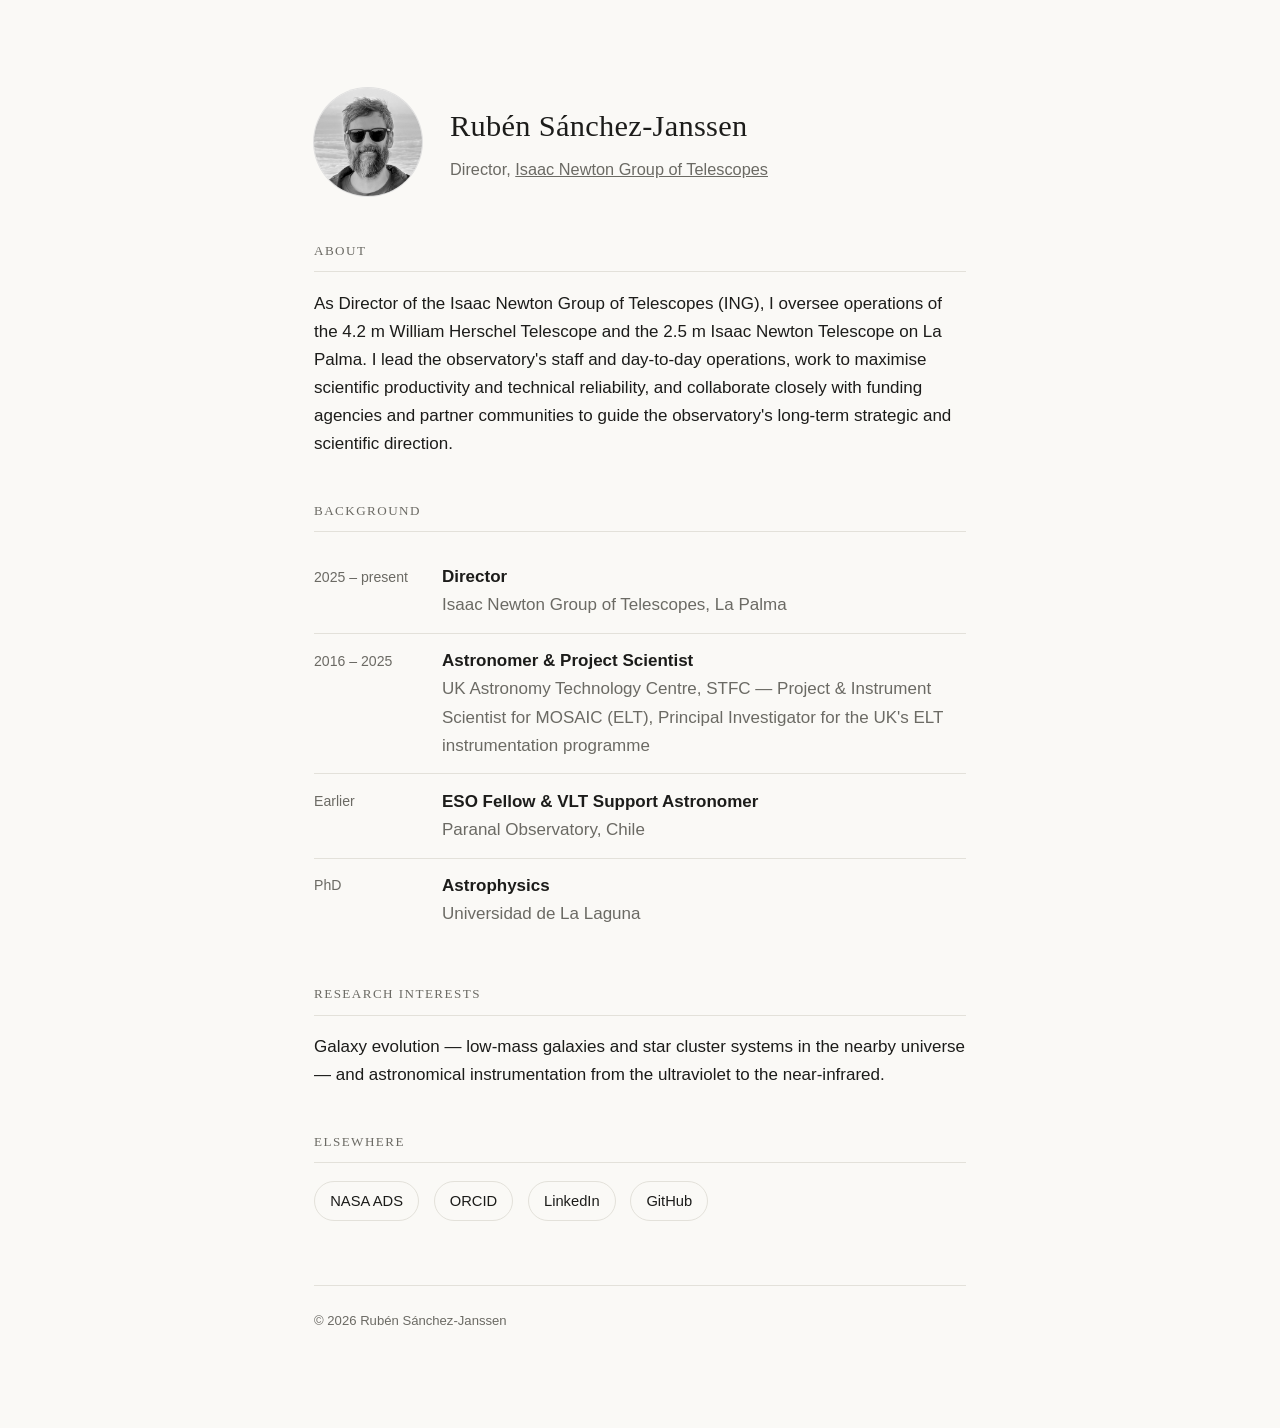
<file: index.html>
<!doctype html>
<html lang="en">
<head>
<meta charset="utf-8">
<meta name="viewport" content="width=device-width, initial-scale=1">
<title>Rubén Sánchez-Janssen</title>
<meta name="description" content="Rubén Sánchez-Janssen — Director, Isaac Newton Group of Telescopes. Astronomer working on galaxy evolution and instrumentation.">
<meta property="og:title" content="Rubén Sánchez-Janssen">
<meta property="og:description" content="Director, Isaac Newton Group of Telescopes. Astronomer working on galaxy evolution and instrumentation.">
<meta property="og:type" content="website">
<meta property="og:image" content="assets/headshot.jpg">
<meta name="theme-color" content="#faf9f6">
<link rel="icon" href="data:,">
<style>
  :root {
    --bg: #faf9f6;
    --text: #1c1c1a;
    --muted: #6b6a64;
    --rule: #e3e1da;
    --accent: #3d5a53;
  }
  @media (prefers-color-scheme: dark) {
    :root {
      --bg: #15161a;
      --text: #eceae4;
      --muted: #9a988f;
      --rule: #2c2d31;
      --accent: #8fb6ac;
    }
  }

  * { box-sizing: border-box; }

  html { background: var(--bg); }

  body {
    margin: 0;
    background: var(--bg);
    color: var(--text);
    font-family: -apple-system, BlinkMacSystemFont, "Segoe UI", Roboto, Helvetica, Arial, sans-serif;
    font-size: 17px;
    line-height: 1.65;
    -webkit-font-smoothing: antialiased;
  }

  main {
    max-width: 700px;
    margin: 0 auto;
    padding: 5.5rem 1.5rem 6rem;
  }

  header {
    display: flex;
    align-items: center;
    gap: 1.75rem;
    margin-bottom: 2.75rem;
  }

  .portrait {
    width: 108px;
    height: 108px;
    border-radius: 50%;
    object-fit: cover;
    flex: none;
    filter: grayscale(1);
    box-shadow: 0 0 0 1px var(--rule);
  }

  h1 {
    font-family: Georgia, "Iowan Old Style", "Palatino Linotype", serif;
    font-weight: 400;
    font-size: 1.9rem;
    letter-spacing: 0.01em;
    margin: 0 0 0.3rem;
    color: var(--text);
  }

  .role {
    margin: 0;
    color: var(--muted);
    font-size: 1.02rem;
  }

  .role a {
    color: inherit;
  }

  section { margin-bottom: 2.6rem; }

  h2 {
    font-family: Georgia, "Iowan Old Style", "Palatino Linotype", serif;
    font-weight: 400;
    font-size: 0.82rem;
    text-transform: uppercase;
    letter-spacing: 0.11em;
    color: var(--muted);
    margin: 0 0 1.1rem;
    padding-bottom: 0.6rem;
    border-bottom: 1px solid var(--rule);
  }

  p { margin: 0 0 1rem; }
  p:last-child { margin-bottom: 0; }

  .timeline {
    list-style: none;
    margin: 0;
    padding: 0;
  }

  .timeline li {
    display: grid;
    grid-template-columns: 108px 1fr;
    gap: 1.25rem;
    padding: 0.85rem 0;
  }

  .timeline li + li { border-top: 1px solid var(--rule); }

  .timeline time {
    color: var(--muted);
    font-size: 0.88rem;
    padding-top: 0.15rem;
  }

  .timeline .what { font-weight: 600; }
  .timeline .where { color: var(--muted); }

  .interests {
    color: var(--text);
  }

  .links {
    list-style: none;
    margin: 0;
    padding: 0;
    display: flex;
    flex-wrap: wrap;
    gap: 0.6rem 0.9rem;
  }

  .links a {
    display: inline-block;
    padding: 0.45rem 0.95rem;
    border: 1px solid var(--rule);
    border-radius: 999px;
    color: var(--text);
    text-decoration: none;
    font-size: 0.92rem;
    transition: border-color 0.15s ease, color 0.15s ease;
  }

  .links a:hover {
    border-color: var(--accent);
    color: var(--accent);
  }

  a { color: var(--accent); }

  footer {
    margin-top: 4rem;
    padding-top: 1.5rem;
    border-top: 1px solid var(--rule);
    color: var(--muted);
    font-size: 0.82rem;
  }

  @media (max-width: 480px) {
    main { padding: 3.5rem 1.25rem 4rem; }
    header { gap: 1.25rem; margin-bottom: 2.25rem; }
    .portrait { width: 84px; height: 84px; }
    h1 { font-size: 1.55rem; }
    .timeline li { grid-template-columns: 1fr; gap: 0.2rem; }
    .timeline time { padding-top: 0; }
  }
</style>
</head>
<body>
<main>

  <header>
    <img class="portrait" src="assets/headshot.jpg" alt="Portrait of Rubén Sánchez-Janssen">
    <div>
      <h1>Rubén Sánchez-Janssen</h1>
      <p class="role">Director, <a href="https://www.ing.iac.es/" target="_blank" rel="noopener">Isaac Newton Group of Telescopes</a></p>
    </div>
  </header>

  <section id="about">
    <h2>About</h2>
    <p>As Director of the Isaac Newton Group of Telescopes (ING), I oversee operations of the 4.2&nbsp;m William Herschel Telescope and the 2.5&nbsp;m Isaac Newton Telescope on La Palma. I lead the observatory's staff and day-to-day operations, work to maximise scientific productivity and technical reliability, and collaborate closely with funding agencies and partner communities to guide the observatory's long-term strategic and scientific direction.</p>
  </section>

  <section id="background">
    <h2>Background</h2>
    <ul class="timeline">
      <li>
        <time>2025 – present</time>
        <div>
          <div class="what">Director</div>
          <div class="where">Isaac Newton Group of Telescopes, La Palma</div>
        </div>
      </li>
      <li>
        <time>2016 – 2025</time>
        <div>
          <div class="what">Astronomer &amp; Project Scientist</div>
          <div class="where">UK Astronomy Technology Centre, STFC — Project &amp; Instrument Scientist for MOSAIC (ELT), Principal Investigator for the UK's ELT instrumentation programme</div>
        </div>
      </li>
      <li>
        <time>Earlier</time>
        <div>
          <div class="what">ESO Fellow &amp; VLT Support Astronomer</div>
          <div class="where">Paranal Observatory, Chile</div>
        </div>
      </li>
      <li>
        <time>PhD</time>
        <div>
          <div class="what">Astrophysics</div>
          <div class="where">Universidad de La Laguna</div>
        </div>
      </li>
    </ul>
  </section>

  <section id="research">
    <h2>Research interests</h2>
    <p class="interests">Galaxy evolution — low-mass galaxies and star cluster systems in the nearby universe — and astronomical instrumentation from the ultraviolet to the near-infrared.</p>
  </section>

  <section id="links">
    <h2>Elsewhere</h2>
    <ul class="links">
      <li><a href="https://ui.adsabs.harvard.edu/search/q=author%3A%22Sanchez-Janssen%2C%20R%22&sort=date%20desc" target="_blank" rel="noopener">NASA ADS</a></li>
      <li><a href="https://orcid.org/0000-0003-4945-0056" target="_blank" rel="noopener">ORCID</a></li>
      <li><a href="https://www.linkedin.com/in/ruben-sanchez-janssen/" target="_blank" rel="noopener">LinkedIn</a></li>
      <li><a href="https://github.com/rsjanssen" target="_blank" rel="noopener">GitHub</a></li>
    </ul>
  </section>

  <footer>
    &copy; <span id="year"></span> Rubén Sánchez-Janssen
  </footer>

</main>
<script>document.getElementById('year').textContent = new Date().getFullYear();</script>
</body>
</html>
</file>
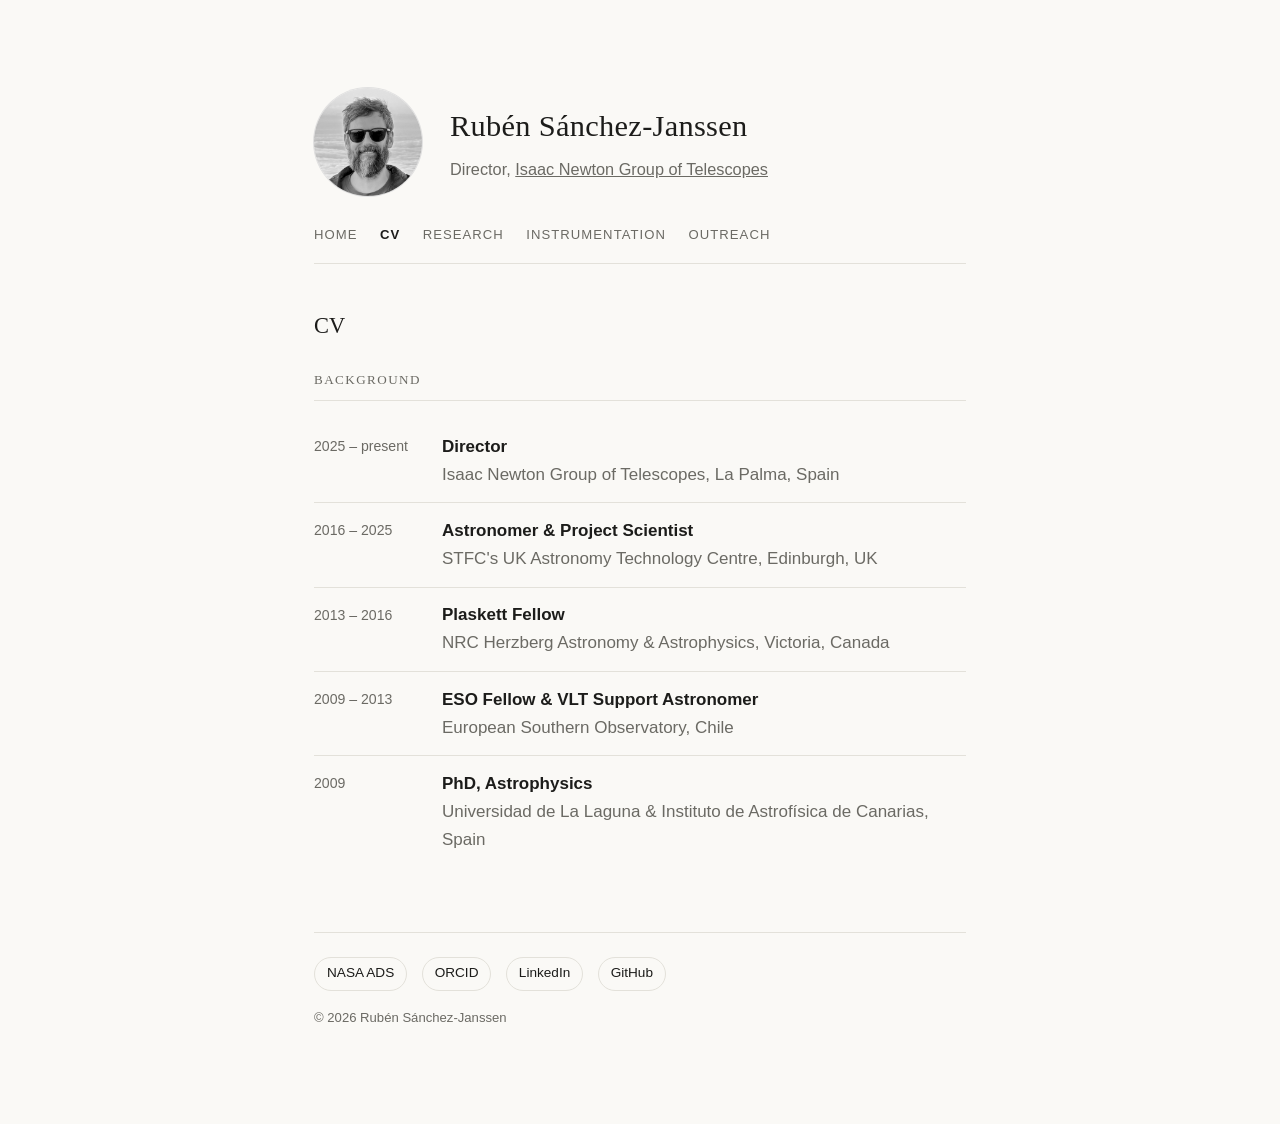
<file: cv.html>
<!doctype html>
<html lang="en">
<head>
<meta charset="utf-8">
<meta name="viewport" content="width=device-width, initial-scale=1">
<title>CV — Rubén Sánchez-Janssen</title>
<meta name="description" content="CV and career background of Rubén Sánchez-Janssen.">
<meta name="theme-color" content="#faf9f6">
<link rel="icon" href="data:,">
<link rel="stylesheet" href="assets/style.css">
</head>
<body>
<main>

  <header>
    <img class="portrait" src="assets/headshot.jpg" alt="Portrait of Rubén Sánchez-Janssen">
    <div>
      <h1>Rubén Sánchez-Janssen</h1>
      <p class="role">Director, <a href="https://www.ing.iac.es/" target="_blank" rel="noopener">Isaac Newton Group of Telescopes</a></p>
    </div>
  </header>

  <nav class="site-nav">
    <a href="index.html">Home</a>
    <a href="cv.html" class="active">CV</a>
    <a href="research.html">Research</a>
    <a href="instrumentation.html">Instrumentation</a>
    <a href="outreach.html">Outreach</a>
  </nav>

  <p class="page-title">CV</p>

  <section id="background">
    <h2>Background</h2>
    <ul class="timeline">
      <li>
        <time>2025 – present</time>
        <div>
          <div class="what">Director</div>
          <div class="where">Isaac Newton Group of Telescopes, La Palma, Spain</div>
        </div>
      </li>
      <li>
        <time>2016 – 2025</time>
        <div>
          <div class="what">Astronomer &amp; Project Scientist</div>
          <div class="where">STFC's UK Astronomy Technology Centre, Edinburgh, UK </div>
        </div>
      </li>
      <li>
        <time>2013 – 2016</time>
        <div>
          <div class="what">Plaskett Fellow</div>
          <div class="where">NRC Herzberg Astronomy &amp; Astrophysics, Victoria, Canada</div>
        </div>
      </li>
      <li>
        <time>2009 – 2013</time>
        <div>
          <div class="what">ESO Fellow &amp; VLT Support Astronomer</div>
          <div class="where">European Southern Observatory, Chile</div>
        </div>
      </li>
      <li>
        <time>2009</time>
        <div>
          <div class="what">PhD, Astrophysics</div>
          <div class="where">Universidad de La Laguna &amp; Instituto de Astrofísica de Canarias, Spain</div>
        </div>
      </li>
    </ul>
  </section>

  <footer>
    <ul class="links">
      <li><a href="https://ui.adsabs.harvard.edu/search/q=author%3A%22Sanchez-Janssen%2C%20R%22&sort=date%20desc" target="_blank" rel="noopener">NASA ADS</a></li>
      <li><a href="https://orcid.org/0000-0003-4945-0056" target="_blank" rel="noopener">ORCID</a></li>
      <li><a href="https://www.linkedin.com/in/ruben-sanchez-janssen/" target="_blank" rel="noopener">LinkedIn</a></li>
      <li><a href="https://github.com/rsjanssen" target="_blank" rel="noopener">GitHub</a></li>
    </ul>
    <p class="copyright">&copy; 2026 Rubén Sánchez-Janssen</p>
  </footer>

</main>
</body>
</html>
</file>
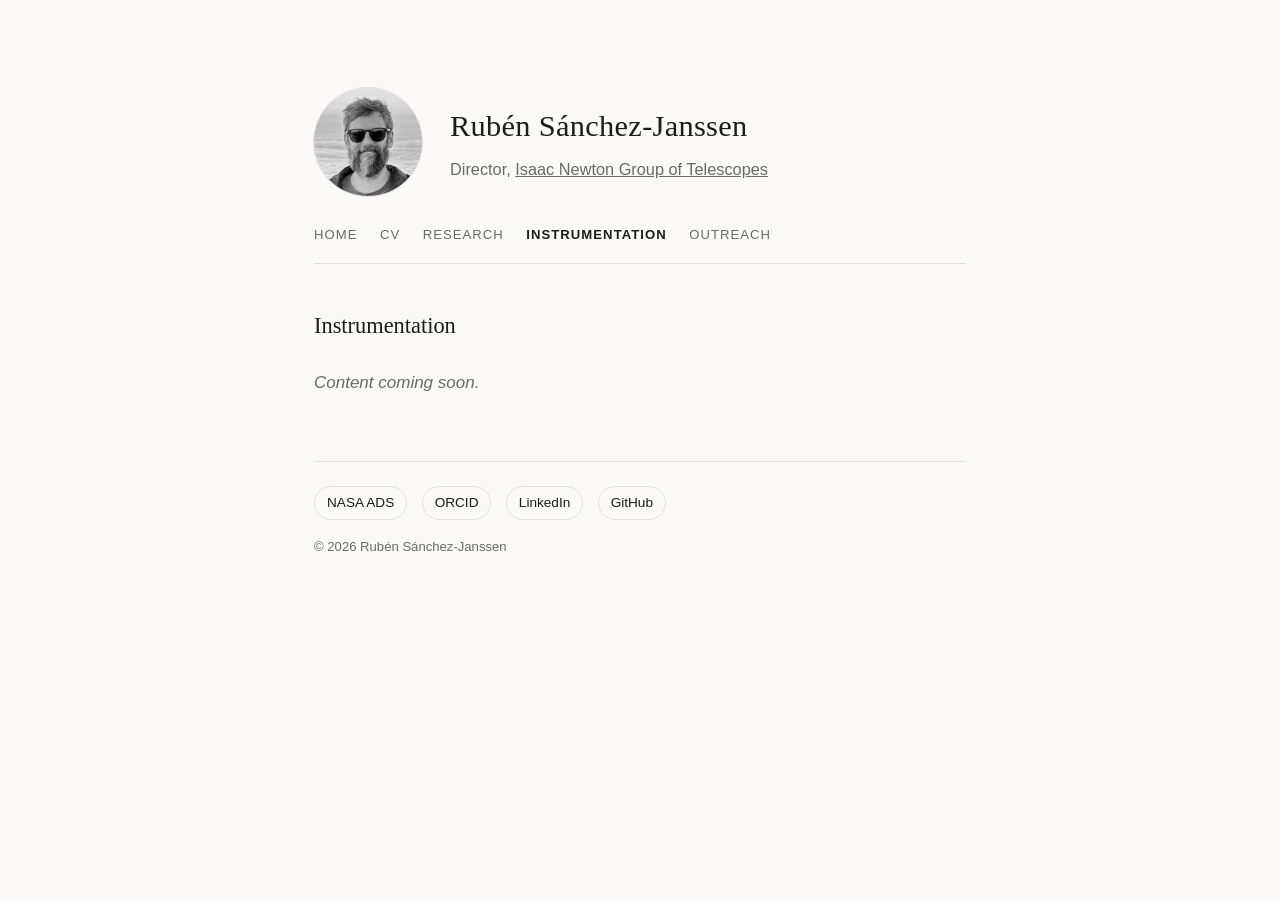
<file: instrumentation.html>
<!doctype html>
<html lang="en">
<head>
<meta charset="utf-8">
<meta name="viewport" content="width=device-width, initial-scale=1">
<title>Instrumentation — Rubén Sánchez-Janssen</title>
<meta name="description" content="Instrumentation work by Rubén Sánchez-Janssen.">
<meta name="theme-color" content="#faf9f6">
<link rel="icon" href="data:,">
<link rel="stylesheet" href="assets/style.css">
</head>
<body>
<main>

  <header>
    <img class="portrait" src="assets/headshot.jpg" alt="Portrait of Rubén Sánchez-Janssen">
    <div>
      <h1>Rubén Sánchez-Janssen</h1>
      <p class="role">Director, <a href="https://www.ing.iac.es/" target="_blank" rel="noopener">Isaac Newton Group of Telescopes</a></p>
    </div>
  </header>

  <nav class="site-nav">
    <a href="index.html">Home</a>
    <a href="cv.html">CV</a>
    <a href="research.html">Research</a>
    <a href="instrumentation.html" class="active">Instrumentation</a>
    <a href="outreach.html">Outreach</a>
  </nav>

  <p class="page-title">Instrumentation</p>

  <section id="instrumentation">
    <p class="placeholder">Content coming soon.</p>
  </section>

  <footer>
    <ul class="links">
      <li><a href="https://ui.adsabs.harvard.edu/search/q=author%3A%22Sanchez-Janssen%2C%20R%22&sort=date%20desc" target="_blank" rel="noopener">NASA ADS</a></li>
      <li><a href="https://orcid.org/0000-0003-4945-0056" target="_blank" rel="noopener">ORCID</a></li>
      <li><a href="https://www.linkedin.com/in/ruben-sanchez-janssen/" target="_blank" rel="noopener">LinkedIn</a></li>
      <li><a href="https://github.com/rsjanssen" target="_blank" rel="noopener">GitHub</a></li>
    </ul>
    <p class="copyright">&copy; 2026 Rubén Sánchez-Janssen</p>
  </footer>

</main>
</body>
</html>
</file>
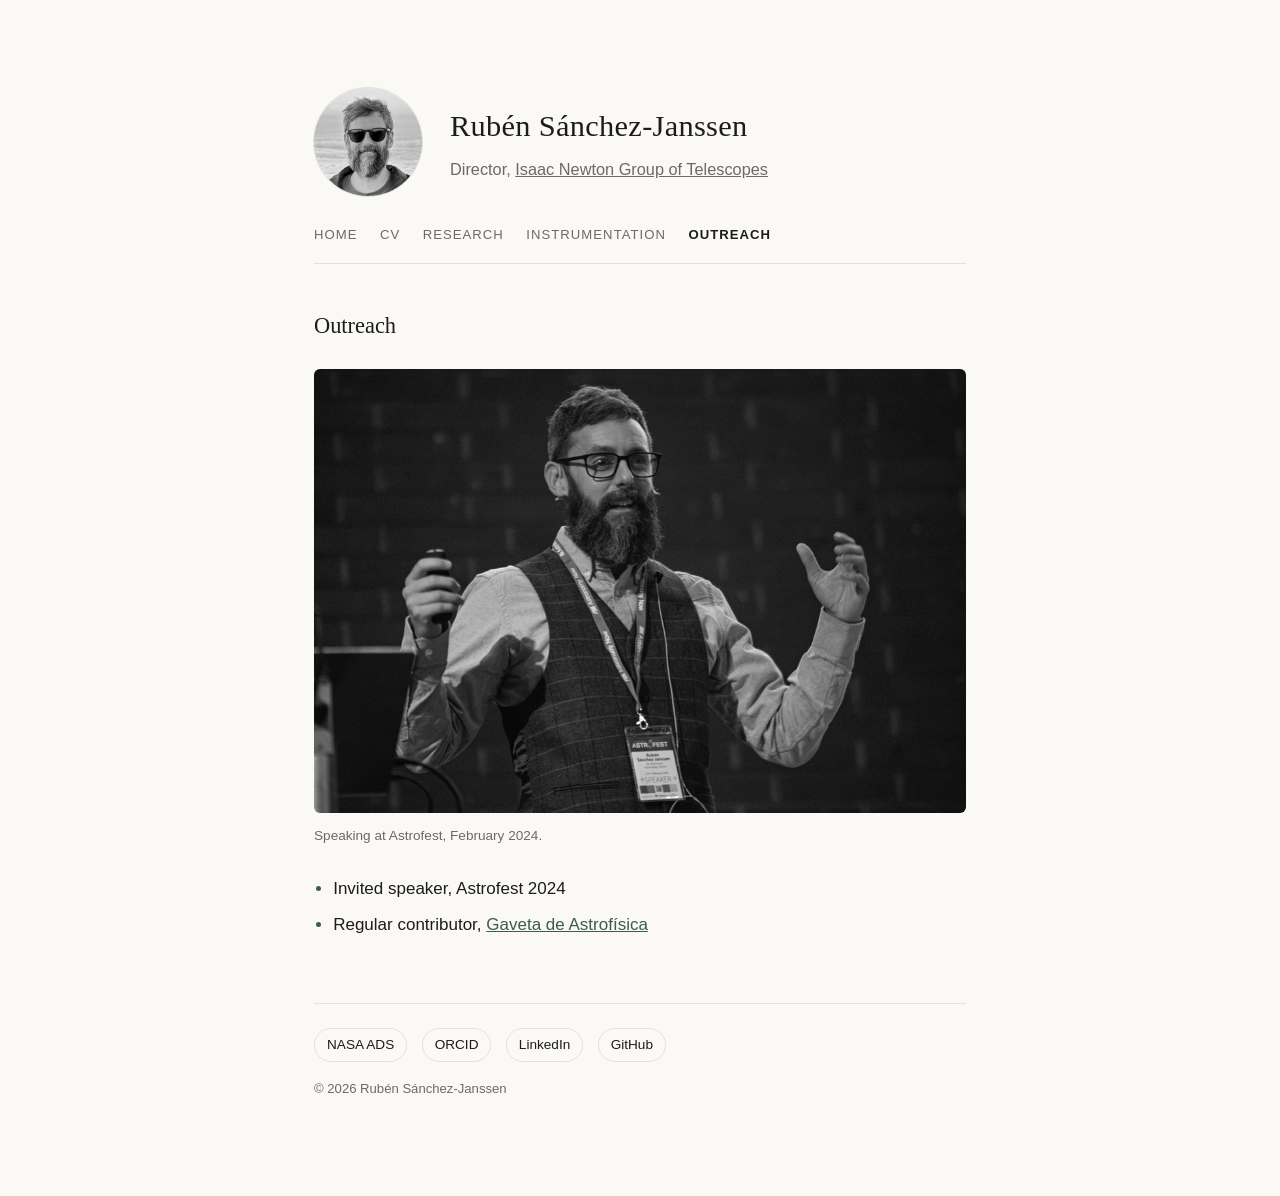
<file: outreach.html>
<!doctype html>
<html lang="en">
<head>
<meta charset="utf-8">
<meta name="viewport" content="width=device-width, initial-scale=1">
<title>Outreach — Rubén Sánchez-Janssen</title>
<meta name="description" content="Outreach activities by Rubén Sánchez-Janssen.">
<meta name="theme-color" content="#faf9f6">
<link rel="icon" href="data:,">
<link rel="stylesheet" href="assets/style.css">
</head>
<body>
<main>

  <header>
    <img class="portrait" src="assets/headshot.jpg" alt="Portrait of Rubén Sánchez-Janssen">
    <div>
      <h1>Rubén Sánchez-Janssen</h1>
      <p class="role">Director, <a href="https://www.ing.iac.es/" target="_blank" rel="noopener">Isaac Newton Group of Telescopes</a></p>
    </div>
  </header>

  <nav class="site-nav">
    <a href="index.html">Home</a>
    <a href="cv.html">CV</a>
    <a href="research.html">Research</a>
    <a href="instrumentation.html">Instrumentation</a>
    <a href="outreach.html" class="active">Outreach</a>
  </nav>

  <p class="page-title">Outreach</p>

  <section id="outreach">
    <img class="feature-photo" src="assets/astrofest.jpg" alt="Rubén Sánchez-Janssen speaking on stage at Astrofest 2024">
    <p class="caption">Speaking at Astrofest, February 2024.</p>
    <ul class="bullets">
      <li>Invited speaker, Astrofest 2024</li>
      <li>Regular contributor, <a href="https://adrianadelorenzocaceres.wordpress.com/gaveta-de-astrofisica/" target="_blank" rel="noopener">Gaveta de Astrofísica</a></li>
    </ul>
  </section>

  <footer>
    <ul class="links">
      <li><a href="https://ui.adsabs.harvard.edu/search/q=author%3A%22Sanchez-Janssen%2C%20R%22&sort=date%20desc" target="_blank" rel="noopener">NASA ADS</a></li>
      <li><a href="https://orcid.org/0000-0003-4945-0056" target="_blank" rel="noopener">ORCID</a></li>
      <li><a href="https://www.linkedin.com/in/ruben-sanchez-janssen/" target="_blank" rel="noopener">LinkedIn</a></li>
      <li><a href="https://github.com/rsjanssen" target="_blank" rel="noopener">GitHub</a></li>
    </ul>
    <p class="copyright">&copy; 2026 Rubén Sánchez-Janssen</p>
  </footer>

</main>
</body>
</html>
</file>
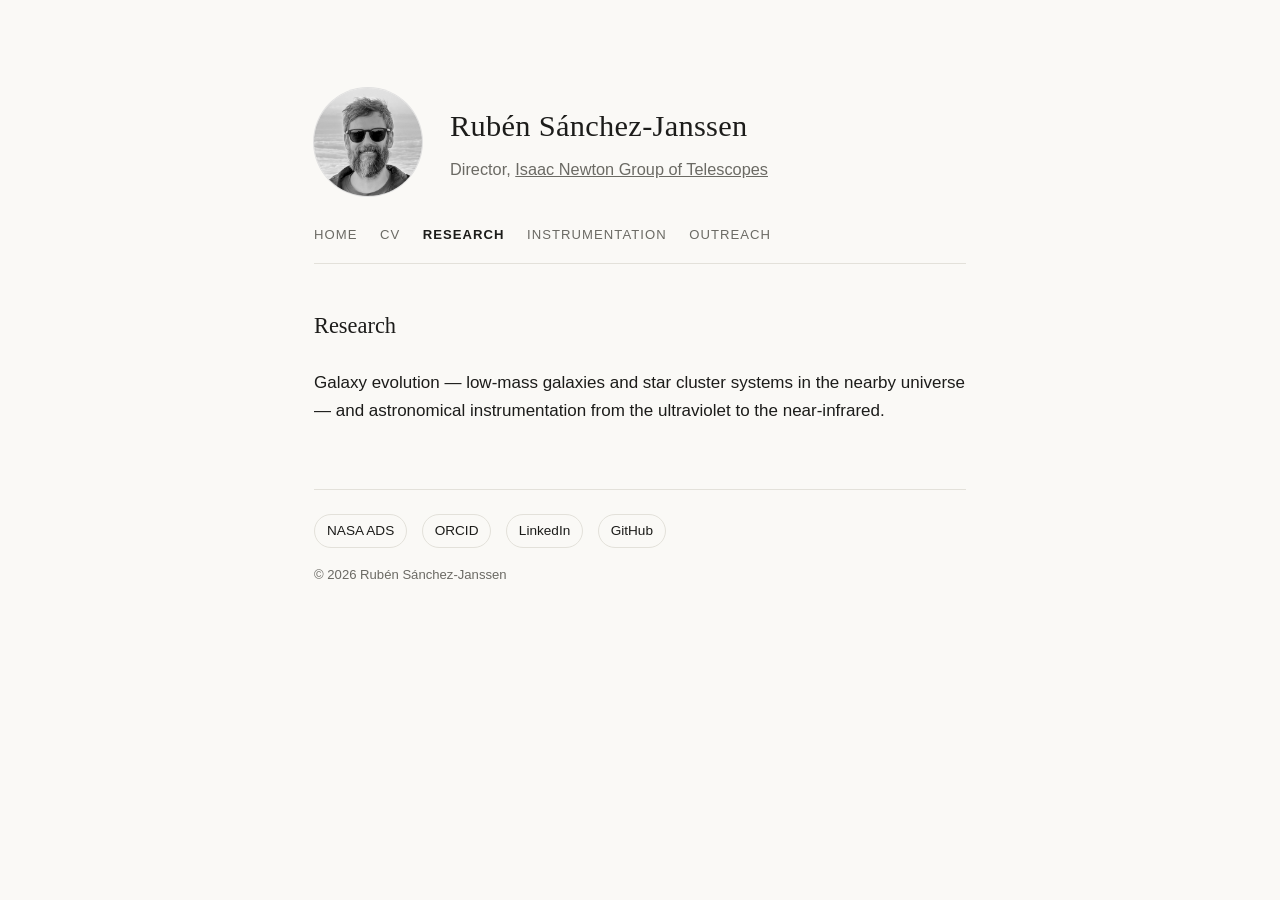
<file: research.html>
<!doctype html>
<html lang="en">
<head>
<meta charset="utf-8">
<meta name="viewport" content="width=device-width, initial-scale=1">
<title>Research — Rubén Sánchez-Janssen</title>
<meta name="description" content="Research interests of Rubén Sánchez-Janssen: galaxy evolution and astronomical instrumentation.">
<meta name="theme-color" content="#faf9f6">
<link rel="icon" href="data:,">
<link rel="stylesheet" href="assets/style.css">
</head>
<body>
<main>

  <header>
    <img class="portrait" src="assets/headshot.jpg" alt="Portrait of Rubén Sánchez-Janssen">
    <div>
      <h1>Rubén Sánchez-Janssen</h1>
      <p class="role">Director, <a href="https://www.ing.iac.es/" target="_blank" rel="noopener">Isaac Newton Group of Telescopes</a></p>
    </div>
  </header>

  <nav class="site-nav">
    <a href="index.html">Home</a>
    <a href="cv.html">CV</a>
    <a href="research.html" class="active">Research</a>
    <a href="instrumentation.html">Instrumentation</a>
    <a href="outreach.html">Outreach</a>
  </nav>

  <p class="page-title">Research</p>

  <section id="research">
    <p>Galaxy evolution — low-mass galaxies and star cluster systems in the nearby universe — and astronomical instrumentation from the ultraviolet to the near-infrared.</p>
  </section>

  <footer>
    <ul class="links">
      <li><a href="https://ui.adsabs.harvard.edu/search/q=author%3A%22Sanchez-Janssen%2C%20R%22&sort=date%20desc" target="_blank" rel="noopener">NASA ADS</a></li>
      <li><a href="https://orcid.org/0000-0003-4945-0056" target="_blank" rel="noopener">ORCID</a></li>
      <li><a href="https://www.linkedin.com/in/ruben-sanchez-janssen/" target="_blank" rel="noopener">LinkedIn</a></li>
      <li><a href="https://github.com/rsjanssen" target="_blank" rel="noopener">GitHub</a></li>
    </ul>
    <p class="copyright">&copy; 2026 Rubén Sánchez-Janssen</p>
  </footer>

</main>
</body>
</html>
</file>
<file: assets/style.css>
:root {
  --bg: #faf9f6;
  --text: #1c1c1a;
  --muted: #6b6a64;
  --rule: #e3e1da;
  --accent: #3d5a53;
}
@media (prefers-color-scheme: dark) {
  :root {
    --bg: #15161a;
    --text: #eceae4;
    --muted: #9a988f;
    --rule: #2c2d31;
    --accent: #8fb6ac;
  }
}

* { box-sizing: border-box; }

html { background: var(--bg); }

body {
  margin: 0;
  background: var(--bg);
  color: var(--text);
  font-family: -apple-system, BlinkMacSystemFont, "Segoe UI", Roboto, Helvetica, Arial, sans-serif;
  font-size: 17px;
  line-height: 1.65;
  -webkit-font-smoothing: antialiased;
}

main {
  max-width: 700px;
  margin: 0 auto;
  padding: 5.5rem 1.5rem 6rem;
}

header {
  display: flex;
  align-items: center;
  gap: 1.75rem;
  margin-bottom: 1.75rem;
}

.portrait {
  width: 108px;
  height: 108px;
  border-radius: 50%;
  object-fit: cover;
  flex: none;
  filter: grayscale(1);
  box-shadow: 0 0 0 1px var(--rule);
}

h1 {
  font-family: Georgia, "Iowan Old Style", "Palatino Linotype", serif;
  font-weight: 400;
  font-size: 1.9rem;
  letter-spacing: 0.01em;
  margin: 0 0 0.3rem;
  color: var(--text);
}

.role {
  margin: 0;
  color: var(--muted);
  font-size: 1.02rem;
}

.role a { color: inherit; }

/* top navigation, shared across every page */
nav.site-nav {
  display: flex;
  flex-wrap: wrap;
  gap: 0.4rem 1.4rem;
  margin: 0 0 2.75rem;
  padding-bottom: 1.1rem;
  border-bottom: 1px solid var(--rule);
  font-size: 0.82rem;
  text-transform: uppercase;
  letter-spacing: 0.08em;
}

nav.site-nav a {
  color: var(--muted);
  text-decoration: none;
  transition: color 0.15s ease;
}

nav.site-nav a:hover { color: var(--accent); }

nav.site-nav a.active {
  color: var(--text);
  font-weight: 600;
}

section { margin-bottom: 2.6rem; }

.page-title {
  font-family: Georgia, "Iowan Old Style", "Palatino Linotype", serif;
  font-weight: 400;
  font-size: 1.4rem;
  margin: 0 0 1.5rem;
}

h2 {
  font-family: Georgia, "Iowan Old Style", "Palatino Linotype", serif;
  font-weight: 400;
  font-size: 0.82rem;
  text-transform: uppercase;
  letter-spacing: 0.11em;
  color: var(--muted);
  margin: 0 0 1.1rem;
  padding-bottom: 0.6rem;
  border-bottom: 1px solid var(--rule);
}

p { margin: 0 0 1rem; }
p:last-child { margin-bottom: 0; }

.placeholder {
  color: var(--muted);
  font-style: italic;
}

#about p {
  text-align: justify;
  hyphens: auto;
}

.feature-photo {
  display: block;
  width: 100%;
  height: auto;
  border-radius: 6px;
  margin: 0 0 0.75rem;
}

.caption {
  color: var(--muted);
  font-size: 0.85rem;
  margin: 0 0 1.75rem;
}

.bullets {
  margin: 0;
  padding-left: 1.2rem;
}

.bullets li {
  margin-bottom: 0.5rem;
}

.bullets li::marker {
  color: var(--accent);
}

.bullets li:last-child {
  margin-bottom: 0;
}

.timeline {
  list-style: none;
  margin: 0;
  padding: 0;
}

.timeline li {
  display: grid;
  grid-template-columns: 108px 1fr;
  gap: 1.25rem;
  padding: 0.85rem 0;
}

.timeline li + li { border-top: 1px solid var(--rule); }

.timeline time {
  color: var(--muted);
  font-size: 0.88rem;
  padding-top: 0.15rem;
}

.timeline .what { font-weight: 600; }
.timeline .where { color: var(--muted); }

.links {
  list-style: none;
  margin: 0;
  padding: 0;
  display: flex;
  flex-wrap: wrap;
  gap: 0.6rem 0.9rem;
}

.links a {
  display: inline-block;
  padding: 0.45rem 0.95rem;
  border: 1px solid var(--rule);
  border-radius: 999px;
  color: var(--text);
  text-decoration: none;
  font-size: 0.92rem;
  transition: border-color 0.15s ease, color 0.15s ease;
}

.links a:hover {
  border-color: var(--accent);
  color: var(--accent);
}

a { color: var(--accent); }

footer {
  margin-top: 4rem;
  padding-top: 1.5rem;
  border-top: 1px solid var(--rule);
}

footer .links a {
  padding: 0.3rem 0.75rem;
  font-size: 0.85rem;
}

footer .copyright {
  margin: 1rem 0 0;
  color: var(--muted);
  font-size: 0.82rem;
}

@media (max-width: 480px) {
  main { padding: 3.5rem 1.25rem 4rem; }
  header { gap: 1.25rem; margin-bottom: 1.5rem; }
  .portrait { width: 84px; height: 84px; }
  h1 { font-size: 1.55rem; }
  nav.site-nav { gap: 0.35rem 1rem; margin-bottom: 2.25rem; }
  .timeline li { grid-template-columns: 1fr; gap: 0.2rem; }
  .timeline time { padding-top: 0; }
}
</file>
